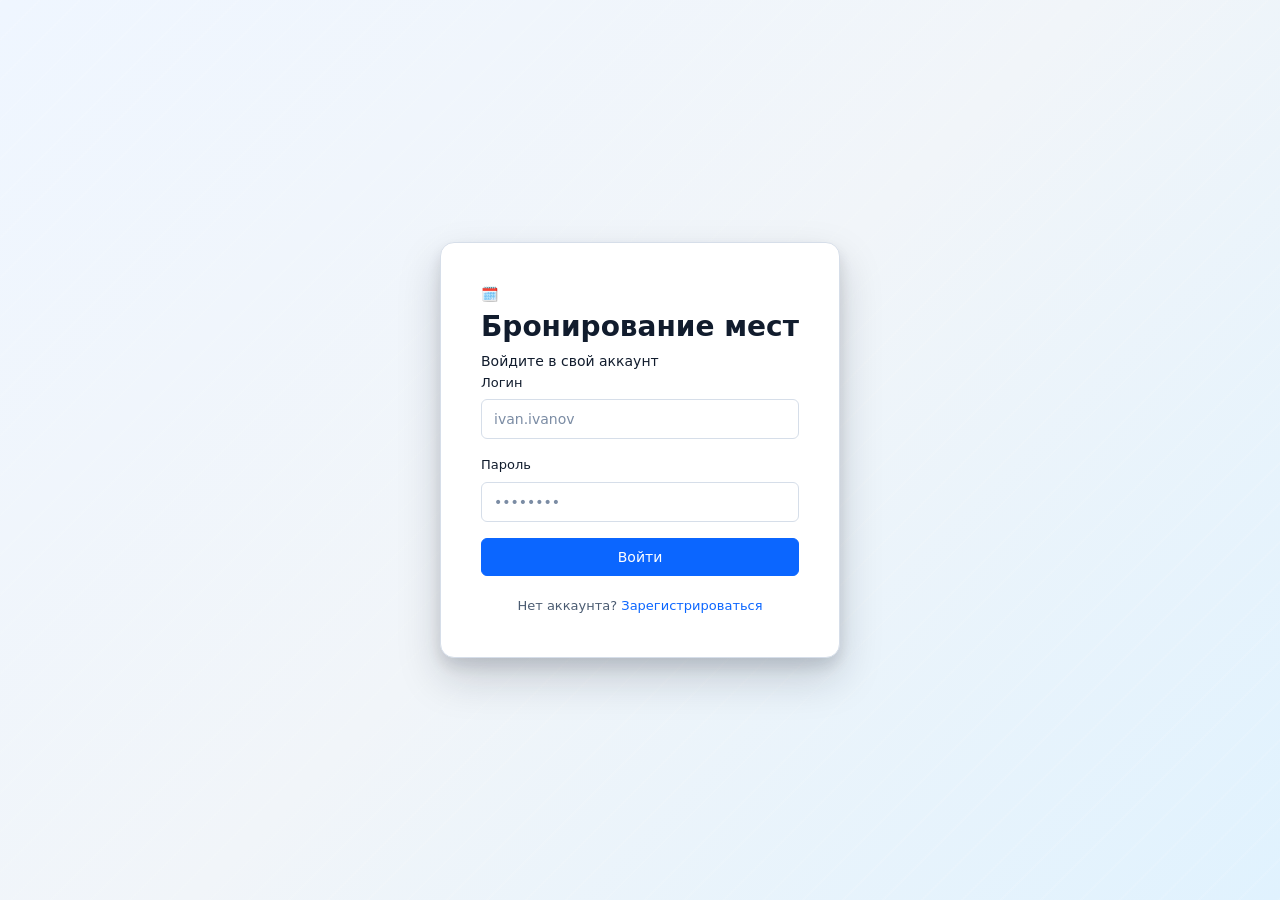
<file: frontend/client/login.html>
<!doctype html>
<html lang="ru">
<head>
  <meta charset="UTF-8">
  <meta name="viewport" content="width=device-width,initial-scale=1">
  <title>Вход — Бронирование мест</title>
  <link rel="stylesheet" href="./styles.css">
</head>
<body class="auth-page">
  <div class="auth-card">
    <div class="logo">🗓️</div>
    <h1>Бронирование мест</h1>
    <p class="subtitle">Войдите в свой аккаунт</p>
    <form id="login-form" class="stack">
      <div class="field">
        <label for="username">Логин</label>
        <input id="username" type="text" placeholder="ivan.ivanov" autocomplete="username" required>
      </div>
      <div class="field">
        <label for="password">Пароль</label>
        <input id="password" type="password" placeholder="••••••••" autocomplete="current-password" required>
      </div>
      <div id="error-msg" class="error-msg hidden"></div>
      <button type="submit" class="btn btn-primary btn-block">Войти</button>
    </form>
    <p class="auth-links">Нет аккаунта? <a href="./register.html">Зарегистрироваться</a></p>
  </div>
  <script>
  const API_BASE = "http://localhost:8000";
  const form = document.getElementById("login-form");
  const errorMsg = document.getElementById("error-msg");

  function isTokenExpired(token) {
    try {
      const payload = JSON.parse(atob(token.split(".")[1]));
      return payload.exp * 1000 < Date.now();
    } catch { return true; }
  }
  const _t = localStorage.getItem("user_token");
  if (_t && !isTokenExpired(_t) && localStorage.getItem("user_username")) {
    window.location.href = "./index.html";
  } else {
    localStorage.removeItem("user_token");
    localStorage.removeItem("user_username");
  }

  form.addEventListener("submit", async (e) => {
    e.preventDefault();
    errorMsg.classList.add("hidden");
    const username = document.getElementById("username").value.trim();
    const password = document.getElementById("password").value;
    try {
      const resp = await fetch(`${API_BASE}/auth/login`, {
        method: "POST",
        headers: { "Content-Type": "application/x-www-form-urlencoded" },
        body: new URLSearchParams({ username, password }),
      });
      if (!resp.ok) {
        const body = await resp.json().catch(() => ({}));
        throw new Error(body.detail || `Ошибка ${resp.status}`);
      }
      const { access_token } = await resp.json();
      localStorage.setItem("user_token", access_token);
      localStorage.setItem("user_username", username);
      window.location.href = "./index.html";
    } catch (e) {
      errorMsg.textContent = e.message;
      errorMsg.classList.remove("hidden");
    }
  });
  </script>
</body>
</html>
</file>
<file: frontend/client/styles.css>
/* ── Tokens ── */
:root {
  --primary: #2563eb;
  --primary-hover: #1d4ed8;
  --primary-light: #eff6ff;
  --primary-border: #bfdbfe;
  --surface: #ffffff;
  --bg: #edf2f7;
  --bg-2: #f3f6fa;
  --border: #e2e8f0;
  --border-2: #cbd5e1;
  --text: #0f172a;
  --text-2: #475569;
  --text-3: #94a3b8;
  --success: #059669;
  --success-bg: #ecfdf5;
  --success-border: #a7f3d0;
  --warning: #d97706;
  --warning-bg: #fffbeb;
  --danger: #dc2626;
  --danger-bg: #fef2f2;
  --danger-border: #fecaca;
  --struct-wall: #2f343b;
  --struct-partition: #4b5563;
  --struct-door: #1f2937;
  --status-available: #16a34a;
  --status-mine: #2563eb;
  --status-occupied: #dc2626;
  --status-blocked: #d97706;
  --radius-sm: 6px;
  --radius: 10px;
  --radius-lg: 14px;
  --shadow-sm: 0 1px 2px 0 rgb(0 0 0 / .05);
  --shadow: 0 1px 3px 0 rgb(0 0 0 / .1), 0 1px 2px -1px rgb(0 0 0 / .1);
  --shadow-md: 0 4px 6px -1px rgb(0 0 0 / .1), 0 2px 4px -2px rgb(0 0 0 / .1);
  --shadow-lg: 0 10px 15px -3px rgb(0 0 0 / .1), 0 4px 6px -4px rgb(0 0 0 / .1);
  --safe-bottom: env(safe-area-inset-bottom, 0px);
}

/* ── Reset ── */
*, *::before, *::after { box-sizing: border-box; margin: 0; padding: 0; }
body {
  font-family: 'Inter', system-ui, -apple-system, sans-serif;
  font-size: 14px;
  line-height: 1.6;
  color: var(--text);
  background: var(--bg);
  -webkit-font-smoothing: antialiased;
}

/* ── Auth pages ── */
.auth-page {
  min-height: 100vh;
  display: flex;
  align-items: center;
  justify-content: center;
  background: linear-gradient(135deg, #eff6ff 0%, #f1f5f9 50%, #e0f2fe 100%);
  padding: 24px;
}

.auth-card {
  background: var(--surface);
  border-radius: var(--radius-lg);
  padding: 40px;
  width: 100%;
  max-width: 400px;
  box-shadow: var(--shadow-lg);
  border: 1px solid var(--border);
}

.auth-logo {
  display: flex;
  align-items: center;
  gap: 10px;
  margin-bottom: 28px;
}
.auth-logo-icon {
  width: 40px; height: 40px;
  background: var(--primary);
  border-radius: var(--radius);
  display: flex; align-items: center; justify-content: center;
  color: white;
  flex-shrink: 0;
}
.auth-logo-text h1 { font-size: 18px; font-weight: 700; line-height: 1.2; }
.auth-logo-text p { font-size: 12px; color: var(--text-2); margin-top: 1px; }

.auth-heading { font-size: 22px; font-weight: 700; margin-bottom: 6px; }
.auth-sub { font-size: 14px; color: var(--text-2); margin-bottom: 28px; }

.auth-links { margin-top: 20px; text-align: center; font-size: 13px; color: var(--text-2); }
.auth-links a { color: var(--primary); font-weight: 500; text-decoration: none; }
.auth-links a:hover { text-decoration: underline; }

/* ── Form elements ── */
.stack { display: flex; flex-direction: column; gap: 16px; }
.field { display: flex; flex-direction: column; gap: 6px; }
.field label { font-size: 13px; font-weight: 500; color: var(--text); }
.field input, .field select {
  height: 40px;
  padding: 0 12px;
  border: 1.5px solid var(--border);
  border-radius: var(--radius-sm);
  font-size: 14px;
  font-family: inherit;
  color: var(--text);
  background: var(--surface);
  transition: border-color .15s, box-shadow .15s;
  outline: none;
  width: 100%;
}
.field input:focus, .field select:focus {
  border-color: var(--primary);
  box-shadow: 0 0 0 3px var(--primary-light);
}
.field input::placeholder { color: var(--text-3); }
.field input[readonly] { background: var(--bg-2); cursor: default; }
.field input:disabled, .field select:disabled {
  background: var(--bg-2);
  color: var(--text-3);
  cursor: not-allowed;
}

/* ── Buttons ── */
.btn {
  display: inline-flex;
  align-items: center;
  justify-content: center;
  gap: 6px;
  padding: 0 16px;
  height: 38px;
  border-radius: var(--radius-sm);
  font-size: 14px;
  font-weight: 500;
  font-family: inherit;
  cursor: pointer;
  border: 1.5px solid transparent;
  transition: all .15s;
  white-space: nowrap;
  text-decoration: none;
}
.btn svg { flex-shrink: 0; }
.btn-primary { background: var(--primary); color: white; border-color: var(--primary); }
.btn-primary:hover:not(:disabled) { background: var(--primary-hover); border-color: var(--primary-hover); }
.btn-primary:disabled { opacity: .5; cursor: not-allowed; }
.btn-secondary {
  background: var(--surface);
  color: var(--text);
  border-color: var(--border);
}
.btn-secondary:hover:not(:disabled) { background: var(--bg); border-color: var(--border-2); }
.btn-danger { background: var(--danger-bg); color: var(--danger); border-color: var(--danger-border); }
.btn-danger:hover:not(:disabled) { background: #fee2e2; }
.btn-block { width: 100%; }
.btn-sm { height: 32px; padding: 0 12px; font-size: 13px; }
.btn-icon { width: 32px; padding: 0; }
.btn:disabled { opacity: .5; cursor: not-allowed; }

/* ── Messages ── */
.error-msg {
  padding: 10px 14px;
  background: var(--danger-bg);
  color: var(--danger);
  border: 1px solid var(--danger-border);
  border-radius: var(--radius-sm);
  font-size: 13px;
}
.success-msg {
  padding: 10px 14px;
  background: var(--success-bg);
  color: var(--success);
  border: 1px solid var(--success-border);
  border-radius: var(--radius-sm);
  font-size: 13px;
}
.hidden { display: none !important; }

/* ── App layout ── */
.app-header {
  background: var(--surface);
  border-bottom: 1px solid var(--border);
  padding: 0 32px;
  height: 64px;
  display: flex;
  align-items: center;
  justify-content: space-between;
  position: sticky;
  top: 0;
  z-index: 10;
  box-shadow: var(--shadow-sm);
}
.header-brand {
  display: flex;
  align-items: center;
  gap: 12px;
}
.header-brand-icon {
  width: 36px; height: 36px;
  background: var(--primary);
  border-radius: 9px;
  display: flex; align-items: center; justify-content: center;
  color: white;
  flex-shrink: 0;
}
.header-brand h1 { font-size: 17px; font-weight: 700; letter-spacing: -.3px; }
.header-user { display: flex; align-items: center; gap: 10px; }
.user-avatar {
  width: 34px; height: 34px;
  background: var(--primary-light);
  border: 2px solid var(--primary-border);
  border-radius: 50%;
  display: flex; align-items: center; justify-content: center;
  font-size: 12px; font-weight: 700;
  color: var(--primary);
  cursor: pointer;
  text-decoration: none;
  transition: background .15s, border-color .15s;
}
.user-avatar:hover { background: #dbeafe; border-color: var(--primary); }
.user-name { font-size: 13px; font-weight: 500; color: var(--text-2); }
.user-profile-link {
  display: flex; align-items: center; gap: 8px;
  text-decoration: none;
  border-radius: 20px;
  padding: 2px 8px 2px 2px;
  transition: background .15s;
}
.user-profile-link:hover { background: var(--bg); }
.user-profile-link:hover .user-name { color: var(--text); }
.user-profile-link:hover .user-avatar { border-color: var(--primary); }

.api-status {
  display: inline-flex;
  align-items: center;
  gap: 5px;
  padding: 4px 10px;
  border-radius: 20px;
  font-size: 12px;
  font-weight: 500;
  border: 1px solid transparent;
}
.api-ok { background: var(--success-bg); color: var(--success); border-color: var(--success-border); }
.api-err { background: var(--danger-bg); color: var(--danger); border-color: var(--danger-border); }

.page { max-width: 1100px; margin: 0 auto; padding: 28px 24px; }

/* ── Cards ── */
.card {
  background: var(--surface);
  border-radius: var(--radius);
  border: 1px solid var(--border);
  box-shadow: var(--shadow-sm);
  padding: 24px;
}
.card + .card { margin-top: 16px; }
.card-header {
  display: flex;
  align-items: center;
  justify-content: space-between;
  margin-bottom: 20px;
}
.card-title { font-size: 15px; font-weight: 600; display: flex; align-items: center; gap: 8px; }
.card-title svg { color: var(--text-3); }

/* ── Grid ── */
.grid-2 { display: grid; grid-template-columns: 1fr 1fr; gap: 16px; }
.grid-3 { display: grid; grid-template-columns: repeat(3, 1fr); gap: 16px; }
.grid-4 { display: grid; grid-template-columns: repeat(4, 1fr); gap: 16px; }

/* ── Desk grid ── */
.desk-grid { display: grid; grid-template-columns: repeat(auto-fill, minmax(190px, 1fr)); gap: 14px; }

.desk-card {
  background: var(--surface);
  border-radius: var(--radius);
  border: 2px solid var(--border);
  padding: 18px;
  display: flex;
  flex-direction: column;
  gap: 12px;
  transition: border-color .15s, box-shadow .15s, transform .15s;
  cursor: default;
}
.desk-card:hover { box-shadow: var(--shadow-md); transform: translateY(-1px); }
.desk-card.available { border-color: #86efac; }
.desk-card.available:hover { border-color: var(--success); }
.desk-card.busy { border-color: var(--danger-border); opacity: .75; }

.desk-card-header { display: flex; align-items: flex-start; justify-content: space-between; gap: 8px; }
.desk-card-title { font-size: 15px; font-weight: 700; }
.badge {
  display: inline-flex;
  align-items: center;
  gap: 4px;
  padding: 3px 8px;
  border-radius: 20px;
  font-size: 11px;
  font-weight: 600;
  white-space: nowrap;
}
.badge.available { background: var(--success-bg); color: var(--success); }
.badge.busy { background: var(--danger-bg); color: var(--danger); }
.badge.blocked { background: var(--warning-bg); color: var(--warning); border: 1px solid #fde68a; }
.badge.checked-in { background: var(--success-bg); color: var(--success); }
.badge.not-checked-in { background: var(--bg); color: var(--text-3); border: 1px solid var(--border); }

.desk-meta { display: flex; flex-direction: column; gap: 4px; }
.desk-meta-row {
  display: flex; align-items: center; gap: 6px;
  font-size: 12px; color: var(--text-2);
}
.desk-meta-row svg { color: var(--text-3); flex-shrink: 0; }

/* ── Booking list ── */
.booking-list { display: flex; flex-direction: column; gap: 10px; }
.booking-item {
  display: flex;
  align-items: center;
  justify-content: space-between;
  gap: 16px;
  padding: 14px 16px;
  background: var(--bg-2);
  border: 1px solid var(--border);
  border-radius: var(--radius);
  transition: background .15s;
}
.booking-item:hover { background: var(--surface); }
.booking-info { display: flex; flex-direction: column; gap: 3px; }
.booking-info strong { font-size: 14px; font-weight: 600; }
.booking-info span { font-size: 12px; color: var(--text-2); display: flex; align-items: center; gap: 4px; }
.booking-info span svg { color: var(--text-3); }

/* ── Messages / toasts ── */
.messages { display: flex; flex-direction: column; gap: 8px; }
.message {
  display: flex; align-items: center; gap: 10px;
  padding: 12px 14px;
  border-radius: var(--radius-sm);
  font-size: 13px;
  border: 1px solid transparent;
}
.message svg { flex-shrink: 0; }
.message.info { background: var(--primary-light); color: #1d4ed8; border-color: var(--primary-border); }
.message.success { background: var(--success-bg); color: var(--success); border-color: var(--success-border); }
.message.error { background: var(--danger-bg); color: var(--danger); border-color: var(--danger-border); }

/* ── Policy cards ── */
.policy-card {
  padding: 14px 16px;
  background: var(--bg-2);
  border: 1px solid var(--border);
  border-radius: var(--radius);
  display: flex; flex-direction: column; gap: 8px;
}
.policy-card h3 { font-size: 14px; font-weight: 600; display: flex; align-items: center; gap: 6px; }
.policy-details { display: flex; flex-direction: column; gap: 4px; }
.policy-detail-row { display: flex; align-items: center; gap: 6px; font-size: 13px; color: var(--text-2); }
.policy-detail-row svg { color: var(--text-3); }

/* ── Floor plan ── */
.floor-plan-wrapper { position: relative; display: inline-block; width: 100%; border-radius: var(--radius); overflow: hidden; border: 1px solid var(--border); }
.floor-plan-wrapper img { max-width: 100%; display: block; }

/* legacy class used by existing JS */
.floor-plan { position: relative; border-radius: var(--radius); overflow: hidden; }
.floor-plan img { max-width: 100%; display: block; }

.plan-overlay { position: absolute; inset: 0; width: 100%; height: 100%; }

/* ── SVG desk tiles ── */
#desk-svg-overlay { overflow: visible; }
.desk-tile { cursor: pointer; }
.desk-tile rect { transition: opacity .15s; }
.desk-tile.tile-mine rect,
.desk-tile.tile-mine circle                      { fill: #dbeafe; stroke: #2563eb; }
.desk-tile.tile-available rect,
.desk-tile.tile-available circle                 { fill: #dcfce7; stroke: #16a34a; }
.desk-tile.tile-available.st-meeting_room rect,
.desk-tile.tile-available.st-meeting_room circle { fill: #ede9fe; stroke: #7c3aed; }
.desk-tile.tile-available.st-call_room rect,
.desk-tile.tile-available.st-call_room circle    { fill: #cffafe; stroke: #0891b2; }
.desk-tile.tile-available.st-open_space rect,
.desk-tile.tile-available.st-open_space circle   { fill: #ecfccb; stroke: #65a30d; }
.desk-tile.tile-available.st-lounge rect,
.desk-tile.tile-available.st-lounge circle       { fill: #fef3c7; stroke: #d97706; }
.desk-tile.tile-blocked rect,
.desk-tile.tile-blocked circle                   { fill: #fef3c7; stroke: #d97706; }
.desk-tile.tile-busy rect,
.desk-tile.tile-busy circle                      { fill: #fee2e2; stroke: #dc2626; }
.desk-tile.tile-unknown rect,
.desk-tile.tile-unknown circle                   { fill: #e2e8f0; stroke: #64748b; }
.desk-tile.highlighted rect,
.desk-tile.highlighted circle { stroke: #d97706 !important; stroke-width: 3 !important; filter: drop-shadow(0 0 4px rgba(217,119,6,.75)); }
.desk-tile.selected rect,
.desk-tile.selected circle    { stroke-width: 3 !important; filter: drop-shadow(0 0 3px rgba(0,0,0,.35)); }
.desk-tile.filtered-out        { display: none; }
.desk-tile.favorite circle,
.desk-tile.favorite rect       { stroke: #f59e0b !important; stroke-width: 2 !important; }

/* ── Map popup ── */
.map-popup {
  position: absolute;
  background: var(--surface);
  border: 1px solid var(--border);
  border-radius: var(--radius);
  padding: 14px 16px;
  box-shadow: var(--shadow-lg);
  z-index: 30;
  min-width: 200px;
  max-width: 260px;
  pointer-events: auto;
}
.map-popup-title { font-size: 14px; font-weight: 700; margin-bottom: 4px; padding-right: 20px; }
.map-popup-meta { font-size: 12px; color: var(--text-2); margin-bottom: 12px; line-height: 1.6; }
.map-popup-meta strong { color: var(--text); }
.map-popup-close {
  position: absolute; top: 10px; right: 10px;
  width: 20px; height: 20px;
  display: flex; align-items: center; justify-content: center;
  cursor: pointer; color: var(--text-3); border-radius: 4px;
  transition: background .1s;
}
.map-popup-close:hover { background: var(--bg); color: var(--text); }

/* ── Empty state ── */
.empty {
  display: flex; flex-direction: column; align-items: center; justify-content: center;
  gap: 8px;
  padding: 40px 16px;
  color: var(--text-3);
  font-size: 13px;
  text-align: center;
}
.empty svg { color: var(--border-2); }

/* ── Divider ── */
.divider { height: 1px; background: var(--border); margin: 20px 0; }

/* ── Colleague list ── */
.colleague-list { display: flex; flex-direction: column; gap: 8px; }
.colleagues-window {
  font-size: 11px;
  font-weight: 600;
  color: var(--text-2);
  background: var(--bg-2);
  border: 1px solid var(--border);
  border-radius: var(--radius-sm);
  padding: 7px 10px;
}
.colleague-item {
  display: flex; align-items: center; gap: 12px;
  padding: 10px 14px;
  background: var(--bg-2);
  border: 1px solid var(--border);
  border-radius: var(--radius-sm);
  transition: background .15s;
}
.colleague-item:hover { background: var(--surface); }
.colleague-item.is-me { border-color: var(--primary-border); background: var(--primary-light); }
.colleague-avatar {
  width: 32px; height: 32px; border-radius: 50%;
  background: var(--primary-light); border: 1.5px solid var(--primary-border);
  display: flex; align-items: center; justify-content: center;
  font-size: 11px; font-weight: 700; color: var(--primary); flex-shrink: 0;
}
.colleague-item.is-me .colleague-avatar { background: var(--primary); color: white; border-color: var(--primary); }
.colleague-info { flex: 1; min-width: 0; }
.colleague-name { font-size: 13px; font-weight: 600; }
.colleague-desk { font-size: 12px; color: var(--text-2); margin-top: 1px; white-space: nowrap; overflow: hidden; text-overflow: ellipsis; }
.colleague-time { font-size: 12px; color: var(--text-3); flex-shrink: 0; font-variant-numeric: tabular-nums; }
.colleague-profile-btn { flex-shrink: 0; background: none; border: none; cursor: pointer; font-size: 16px; padding: 2px 4px; border-radius: 6px; opacity: 0.55; transition: opacity .15s; }
.colleague-profile-btn:hover { opacity: 1; background: var(--border); }
.colleague-me-tag   { font-size: 10px; font-weight: 600; color: var(--primary); background: white; border: 1px solid var(--primary-border); border-radius: 10px; padding: 1px 6px; margin-left: 4px; }
.colleague-team-tag { font-size: 10px; font-weight: 600; color: #7c3aed; background: #f5f3ff; border: 1px solid #ddd6fe; border-radius: 10px; padding: 1px 6px; margin-left: 4px; }
.search-team-badge  { font-size: 10px; font-weight: 600; color: #7c3aed; background: #f5f3ff; border: 1px solid #ddd6fe; border-radius: 10px; padding: 1px 6px; margin-left: 6px; vertical-align: middle; }
.search-result-avatar.is-team { background: #7c3aed; }

/* ── Profile page ── */
.profile-hero { text-align: center; padding: 32px 0 24px; }
.profile-avatar-lg {
  width: 72px; height: 72px; border-radius: 50%;
  background: var(--primary-light); border: 3px solid var(--primary-border);
  display: flex; align-items: center; justify-content: center;
  font-size: 26px; font-weight: 700; color: var(--primary);
  margin: 0 auto 14px;
}
.profile-name {
  font-size: 22px; font-weight: 700;
  display: flex; align-items: center; justify-content: center; gap: 10px; flex-wrap: wrap;
}
.profile-sub { font-size: 14px; color: var(--text-2); margin-top: 4px; }

/* Status badge */
.status-badge {
  display: inline-flex; align-items: center; gap: 5px;
  padding: 3px 10px; border-radius: 20px;
  font-size: 12px; font-weight: 600; white-space: nowrap;
  border: 1px solid transparent;
}
.status-badge::before {
  content: ""; display: inline-block;
  width: 7px; height: 7px; border-radius: 50%;
  background: currentColor; opacity: .7;
}
.status-available { background: var(--success-bg); color: var(--success); border-color: var(--success-border); }
.status-busy { background: var(--danger-bg); color: var(--danger); border-color: var(--danger-border); }
.status-away { background: var(--warning-bg); color: var(--warning); border-color: #fde68a; }

/* Profile edit form */
.profile-form {
  display: grid;
  grid-template-columns: 1fr 1fr;
  gap: 16px;
}
.profile-form .field-full { grid-column: 1 / -1; }

/* Colleague card in map popup */
.colleague-card {
  margin-top: 12px;
  padding: 12px;
  background: var(--bg-2);
  border: 1px solid var(--border);
  border-radius: 8px;
  display: flex;
  align-items: flex-start;
  gap: 10px;
}
.colleague-card-avatar {
  width: 40px; height: 40px; border-radius: 50%;
  background: var(--primary); color: white;
  display: flex; align-items: center; justify-content: center;
  font-size: 13px; font-weight: 700;
  flex-shrink: 0;
}
.colleague-card-info { flex: 1; min-width: 0; display: flex; flex-direction: column; gap: 2px; }
.colleague-card-name { font-size: 13px; font-weight: 600; color: var(--text); }
.colleague-card-row { font-size: 12px; color: var(--text-2); white-space: nowrap; overflow: hidden; text-overflow: ellipsis; }

/* ── Highlighted desk tile (pulse animation) ── */
@keyframes pulse-highlight {
  0%, 100% { opacity: 1; }
  50%       { opacity: 0.75; }
}
.desk-tile.highlighted { animation: pulse-highlight 1.5s ease-in-out infinite; }

/* ── Sims-style colleague plumbob (HTML overlay) ── */
.colleague-plumbob {
  position: absolute;
  transform: translateX(-50%) translateY(-100%);
  pointer-events: none;
  z-index: 150;
  display: flex;
  flex-direction: column;
  align-items: center;
  gap: 0;
}
.plumbob-name {
  background: rgba(255,255,255,0.93);
  border: 1.5px solid #16a34a;
  color: #14532d;
  font-size: 11px;
  font-weight: 700;
  padding: 2px 8px;
  border-radius: 5px;
  white-space: nowrap;
  box-shadow: 0 1px 4px rgba(0,0,0,0.18);
  margin-bottom: 3px;
}
.plumbob-gem {
  width: 24px;
  height: 30px;
  clip-path: polygon(50% 0%, 100% 42%, 50% 100%, 0% 42%);
  background: linear-gradient(160deg, #4ade80 0%, #22c55e 45%, #15803d 100%);
  filter: drop-shadow(0 2px 6px rgba(22,163,74,0.65));
  animation: plumbob-bob 1.6s ease-in-out infinite;
}
.plumbob-connector {
  width: 2px;
  height: 14px;
  background: repeating-linear-gradient(to bottom, #16a34a 0 4px, transparent 4px 8px);
  opacity: 0.7;
}
@keyframes plumbob-bob {
  0%, 100% { transform: translateY(0px); }
  50%       { transform: translateY(-9px); }
}
/* allow SVG content to render outside viewBox */
#desk-svg-overlay,
#inline-floor-svg { overflow: visible !important; }

/* SVG-embedded colleague pulse ring */
@keyframes colleague-pulse {
  0%   { transform: scale(1);   opacity: 0.85; }
  70%  { transform: scale(2.4); opacity: 0.15; }
  100% { transform: scale(2.4); opacity: 0; }
}
.colleague-pulse-ring {
  transform-box: fill-box;
  transform-origin: center;
  animation: colleague-pulse 1.4s ease-out infinite;
}

.desk-search-arrow {
  pointer-events: none;
}

.desk-search-arrow line {
  stroke: #0b66ff;
  stroke-width: 2.2;
  stroke-linecap: round;
  filter: drop-shadow(0 0 4px rgb(11 102 255 / 0.42));
}

.desk-search-arrow polygon {
  fill: #0b66ff;
  stroke: #ffffff;
  stroke-width: 1.3;
  filter: drop-shadow(0 0 5px rgb(11 102 255 / 0.36));
}

.desk-search-arrow circle {
  fill: #ffffff;
  stroke: #0b66ff;
  stroke-width: 1.8;
  transform-box: fill-box;
  transform-origin: center;
  animation: desk-arrow-ring 1.15s ease-in-out infinite;
}

@keyframes desk-arrow-ring {
  0%, 100% { transform: scale(1); opacity: 1; }
  50% { transform: scale(1.34); opacity: .48; }
}

/* ── Favorite tile — gold border ── */
.desk-tile.favorite rect { stroke: #f59e0b !important; stroke-width: 2 !important; }

/* ── Active colleague item ── */
.colleague-item.active-colleague {
  background: var(--primary-light);
  border-color: var(--primary-border);
}

.floor-place-list { display: flex; flex-direction: column; gap: 8px; }
.floor-place-item {
  display: flex;
  align-items: center;
  justify-content: space-between;
  gap: 10px;
  padding: 10px 12px;
  border: 1px solid var(--border);
  border-radius: var(--radius-sm);
  background: var(--bg-2);
  cursor: pointer;
  transition: background .14s, border-color .14s;
}
.floor-place-item:hover { background: var(--surface); }
.floor-place-item.active-place {
  background: var(--primary-light);
  border-color: var(--primary-border);
}
.floor-place-main { min-width: 0; flex: 1; }
.floor-place-title {
  font-size: 13px;
  font-weight: 600;
  color: var(--text);
  white-space: nowrap;
  overflow: hidden;
  text-overflow: ellipsis;
}
.floor-place-meta {
  margin-top: 2px;
  font-size: 12px;
  color: var(--text-2);
  white-space: nowrap;
  overflow: hidden;
  text-overflow: ellipsis;
}
.place-status-badge {
  flex-shrink: 0;
  border-radius: 999px;
  padding: 4px 9px;
  font-size: 11px;
  font-weight: 700;
  border: 1px solid transparent;
}
.place-status-badge.available { background: #dcfce7; color: #166534; border-color: #86efac; }
.place-status-badge.mine { background: #dbeafe; color: #1d4ed8; border-color: #93c5fd; }
.place-status-badge.occupied { background: #fee2e2; color: #b91c1c; border-color: #fca5a5; }
.place-status-badge.blocked { background: #fef3c7; color: #92400e; border-color: #fcd34d; }
.place-status-badge.unknown { background: #e2e8f0; color: #334155; border-color: #cbd5e1; }

/* ── Map workspace ── */
.map-workspace {
  display: flex;
  gap: 16px;
  align-items: flex-start;
}

.map-zoom-wrapper {
  flex: 1;
  min-width: 0;
  min-height: 0;
  overflow: hidden;
  border-radius: var(--radius);
  border: 1px solid var(--border);
  background: #e8edf4;
  position: relative;
  cursor: default;
  touch-action: none;
}

.map-zoom-content {
  position: absolute;
  inset: 0;
  transform-origin: 0 0;
  will-change: transform;
}

#inline-floor-svg {
  touch-action: none;
}

.map-controls {
  position: absolute;
  bottom: 12px;
  right: 12px;
  z-index: 20;
  display: flex;
  flex-direction: column;
  gap: 6px;
  touch-action: manipulation;
}

.map-ctrl-btn {
  width: 44px; height: 44px;
  display: flex; align-items: center; justify-content: center;
  border: 1.5px solid var(--border);
  border-radius: var(--radius-sm);
  background: var(--surface);
  color: var(--text);
  font-size: 18px; font-weight: 700;
  cursor: pointer;
  transition: background .12s, border-color .12s;
  padding: 0;
  line-height: 1;
  font-family: inherit;
  touch-action: manipulation;
}
.map-ctrl-btn:hover { background: var(--bg); border-color: var(--border-2); }
.map-ctrl-btn:focus-visible {
  outline: none;
  border-color: var(--primary);
  box-shadow: 0 0 0 3px var(--primary-light);
}
.map-ctrl-btn:disabled {
  opacity: .45;
  cursor: not-allowed;
  background: var(--bg-2);
  color: var(--text-3);
  border-color: var(--border);
}
.map-ctrl-btn.active {
  background: var(--primary-light);
  color: var(--primary);
  border-color: var(--primary-border);
}

/* ── Side panel ── */
.map-side-panel {
  width: 260px;
  flex-shrink: 0;
  border: 1px solid var(--border);
  border-radius: var(--radius);
  background: var(--surface);
  overflow-y: auto;
  max-height: 520px;
  padding: 16px;
  display: flex;
  flex-direction: column;
  gap: 10px;
}

.side-panel-header {
  display: flex;
  align-items: flex-start;
  justify-content: space-between;
  gap: 8px;
}

.side-panel-title {
  font-size: 15px;
  font-weight: 700;
  color: var(--text);
}

.side-panel-type {
  font-size: 12px;
  color: var(--text-2);
  margin-top: 2px;
}

.side-panel-meta {
  display: flex;
  align-items: center;
  gap: 6px;
  font-size: 12px;
  color: var(--text-2);
  padding: 8px 10px;
  background: var(--bg-2);
  border: 1px solid var(--border);
  border-radius: var(--radius-sm);
}

.side-panel-actions {
  margin-top: 12px;
}

/* (plan-marker.selected removed — now handled by .desk-tile.selected) */

/* ── Colleague search ── */
.search-bar {
  position: relative;
  margin-bottom: 14px;
}

.search-input-wrap {
  display: flex;
  align-items: center;
  gap: 8px;
  border: 1.5px solid var(--border);
  border-radius: var(--radius-sm);
  padding: 0 10px;
  background: var(--surface);
  transition: border-color .15s, box-shadow .15s;
}
.search-input-wrap:focus-within {
  border-color: var(--primary);
  box-shadow: 0 0 0 3px var(--primary-light);
}

#colleague-search {
  flex: 1;
  height: 36px;
  border: none;
  outline: none;
  font-size: 13px;
  font-family: inherit;
  color: var(--text);
  background: transparent;
}
#colleague-search::placeholder { color: var(--text-3); }

.search-clear-btn {
  background: none;
  border: none;
  cursor: pointer;
  color: var(--text-3);
  font-size: 14px;
  padding: 2px 4px;
  border-radius: 4px;
  line-height: 1;
  transition: color .12s;
}
.search-clear-btn:hover { color: var(--text); }

.search-dropdown {
  position: absolute;
  top: calc(100% + 4px);
  left: 0; right: 0;
  background: var(--surface);
  border: 1px solid var(--border);
  border-radius: var(--radius);
  box-shadow: var(--shadow-lg);
  z-index: 100;
  overflow: hidden;
  max-height: 280px;
  overflow-y: auto;
}

.search-result-item {
  display: flex;
  align-items: flex-start;
  gap: 10px;
  padding: 10px 14px;
  cursor: pointer;
  transition: background .12s;
  border-bottom: 1px solid var(--border);
}
.search-result-item:last-child { border-bottom: none; }
.search-result-item:hover { background: var(--bg); }

.search-result-avatar {
  width: 32px; height: 32px; border-radius: 50%;
  background: var(--primary-light); border: 1.5px solid var(--primary-border);
  display: flex; align-items: center; justify-content: center;
  font-size: 11px; font-weight: 700; color: var(--primary); flex-shrink: 0;
}

.search-result-info { flex: 1; min-width: 0; }
.search-result-name { font-size: 13px; font-weight: 600; color: var(--text); }
.search-result-sub  { font-size: 12px; color: var(--text-2); white-space: nowrap; overflow: hidden; text-overflow: ellipsis; }
.search-result-loc  { font-size: 11px; color: var(--primary); margin-top: 2px; white-space: nowrap; overflow: hidden; text-overflow: ellipsis; }
.search-result-loc--empty { color: var(--text-3); }
.search-goto-btn {
  flex-shrink: 0;
  padding: 4px 8px;
  font-size: 11px;
  font-weight: 600;
  border-radius: var(--radius-sm);
  border: 1px solid var(--primary-border);
  background: var(--primary-light);
  color: var(--primary);
  cursor: pointer;
  white-space: nowrap;
  transition: background .12s;
}
.search-goto-btn:hover { background: var(--primary); color: #fff; }

.search-empty {
  padding: 16px;
  text-align: center;
  font-size: 13px;
  color: var(--text-3);
}

/* ── Two-column app layout ── */
.app-layout {
  display: flex;
  flex-direction: column;
  height: calc(100dvh - 64px);
  overflow: hidden;
  padding: 14px clamp(12px, 2vw, 24px);
  gap: 10px;
  position: relative;
}

/* ── Compact params bar ── */
.params-bar {
  background: var(--surface);
  border: 1px solid var(--border);
  border-radius: var(--radius);
  box-shadow: var(--shadow-sm);
  padding: 10px 16px;
  flex-shrink: 0;
  position: relative;
  z-index: 20;
}
.params-mobile-summary {
  display: none;
  align-items: center;
  justify-content: space-between;
  gap: 10px;
}
.params-mobile-summary-text {
  font-size: 12px;
  font-weight: 600;
  color: var(--text-2);
}
.params-mobile-actions {
  display: none;
  justify-content: flex-end;
  gap: 8px;
  margin-top: 10px;
}
.params-mobile-backdrop {
  display: none;
  position: fixed;
  inset: 0;
  background: rgba(15, 23, 42, 0.36);
  z-index: 19;
}
.params-row {
  display: flex;
  align-items: flex-end;
  gap: 10px;
}
.param-field {
  display: flex;
  flex-direction: column;
  gap: 3px;
  min-width: 0;
}
.param-field label {
  font-size: 11px;
  font-weight: 500;
  color: var(--text-2);
  white-space: nowrap;
}
.param-field select,
.param-field input[type="date"],
.param-field input[type="time"] {
  height: 34px;
  padding: 0 10px;
  border: 1.5px solid var(--border);
  border-radius: var(--radius-sm);
  font-size: 13px;
  font-family: inherit;
  color: var(--text);
  background: var(--surface);
  outline: none;
  transition: border-color .15s;
  width: 100%;
  min-width: 0;
  box-sizing: border-box;
}

.param-field input[type="time"] {
  min-width: 132px;
  padding-right: 34px;
}
.param-field select:focus,
.param-field input[type="date"]:focus,
.param-field input[type="time"]:focus {
  border-color: var(--primary);
  box-shadow: 0 0 0 2px var(--primary-light);
}
.param-field.param-office { flex: 2.5; }
.param-field.param-floor  { flex: 2; }
.param-field.param-date   { flex: 1.8; }
.param-field.param-time   { flex: 1.35; }
.param-field.param-quick  { flex: 1.9; }
.params-actions {
  display: flex;
  align-items: flex-end;
  gap: 6px;
  flex-shrink: 0;
}

.quick-date-chips {
  height: 34px;
  display: grid;
  grid-template-columns: repeat(3, minmax(0, 1fr));
  gap: 6px;
}

.quick-date-chip {
  border: 1.5px solid var(--border);
  border-radius: var(--radius-sm);
  background: var(--surface);
  color: var(--text-2);
  font-size: 12px;
  font-weight: 600;
  font-family: inherit;
  cursor: pointer;
}

.quick-date-chip:hover {
  background: var(--bg-2);
  border-color: var(--border-2);
  color: var(--text);
}

.quick-date-chip.active {
  background: var(--primary-light);
  border-color: var(--primary-border);
  color: var(--primary);
}

.sheet-mini-summary {
  display: none;
  align-items: center;
  justify-content: space-between;
  gap: 8px;
  padding: 8px 12px;
  margin: 4px 10px 8px;
  border: 1px solid var(--border);
  border-radius: var(--radius-sm);
  background: var(--bg-2);
  color: var(--text-2);
  font-size: 12px;
  font-weight: 600;
}

/* ── Main two-column layout ── */
.main-layout {
  flex: 1;
  display: flex;
  gap: 14px;
  min-height: 0;
}
.map-column {
  flex: 7;
  display: flex;
  flex-direction: column;
  min-height: 0;
  min-width: 0;
}
.map-column .card {
  flex: 1;
  display: flex;
  flex-direction: column;
  min-height: 0;
  margin: 0;
}
.map-column .card .card-header    { flex-shrink: 0; margin-bottom: 10px; }
.map-column .card .search-bar     { flex-shrink: 0; }
.map-column .card .map-legend     { flex-shrink: 0; }
.map-column .card .filter-chip-row { flex-shrink: 0; }
.map-column .map-zoom-wrapper     { flex: 1; min-height: 0; min-width: 0; }

/* Frame is sized by fitFloorPlan; image fills it via CSS (browser handles scaling) */
#map-image-frame {
  position: absolute;
  display: none;
}
#floor-plan-image {
  display: block;
  width: 100%;
  height: auto;
  max-width: none;
}

/* Zoom level indicator */
.zoom-indicator {
  font-size: 12px;
  font-weight: 600;
  color: var(--text-2);
  background: var(--surface);
  border: 1.5px solid var(--border);
  border-radius: var(--radius-sm);
  padding: 0 9px;
  height: 36px;
  display: flex;
  align-items: center;
  font-variant-numeric: tabular-nums;
  white-space: nowrap;
  user-select: none;
  pointer-events: none;
}

.panel-column {
  flex: 3;
  display: flex;
  flex-direction: column;
  gap: 10px;
  min-height: 0;
  min-width: 0;
}

/* ── Desk detail card (right panel) ── */
.desk-detail-card {
  flex-shrink: 0;
  padding: 14px 16px;
}

/* ── Panel tabs card ── */
.panel-card {
  background: var(--surface);
  border: 1px solid var(--border);
  border-radius: var(--radius);
  box-shadow: var(--shadow-sm);
  display: flex;
  flex-direction: column;
  flex: 1;
  min-height: 0;
  overflow: hidden;
}
.panel-tabs {
  display: flex;
  border-bottom: 1px solid var(--border);
  flex-shrink: 0;
  background: var(--bg-2);
}
.panel-tab-btn {
  flex: 1;
  display: flex;
  align-items: center;
  justify-content: center;
  gap: 5px;
  padding: 10px 8px;
  font-size: 12px;
  font-weight: 500;
  font-family: inherit;
  cursor: pointer;
  border: none;
  background: transparent;
  color: var(--text-2);
  border-bottom: 2px solid transparent;
  transition: color .15s, background .15s;
  margin-bottom: -1px;
}
.panel-tab-btn svg { flex-shrink: 0; }
.panel-tab-btn:hover { background: var(--bg); color: var(--text); }
.panel-tab-btn.active {
  color: var(--primary);
  border-bottom-color: var(--primary);
  background: var(--surface);
  font-weight: 600;
}
.panel-tab-content {
  flex: 1;
  overflow-y: auto;
  padding: 12px;
  min-height: 0;
}

/* ── Toast container ── */
.messages-toast {
  position: fixed;
  top: 76px;
  right: 16px;
  z-index: 300;
  display: flex;
  flex-direction: column;
  gap: 6px;
  pointer-events: none;
  width: 340px;
  max-width: calc(100vw - 32px);
}

/* ── Toast item ── */
.messages-toast .message {
  pointer-events: auto;
  box-shadow: var(--shadow-lg);
  position: relative;
  overflow: hidden;
  display: flex;
  align-items: flex-start;
  gap: 8px;
  padding: 11px 36px 15px 14px; /* right space for close btn, bottom for bar */
  border-radius: var(--radius-sm);
  font-size: 13px;
  line-height: 1.5;
  border: 1px solid transparent;
  transition: opacity .22s ease, transform .22s ease;
}
.toast-text { flex: 1; }
.toast-close {
  position: absolute;
  top: 8px; right: 8px;
  width: 20px; height: 20px;
  display: flex; align-items: center; justify-content: center;
  background: none;
  border: none;
  cursor: pointer;
  font-size: 11px;
  color: currentColor;
  opacity: .5;
  border-radius: 4px;
  line-height: 1;
  transition: opacity .12s;
  flex-shrink: 0;
}
.toast-close:hover { opacity: 1; }

/* Progress bar */
.toast-bar {
  position: absolute;
  bottom: 0; left: 0; right: 0;
  height: 3px;
  background: currentColor;
  opacity: .25;
  transform-origin: left center;
  animation: toast-bar-shrink linear forwards;
}
@keyframes toast-bar-shrink {
  from { transform: scaleX(1); }
  to   { transform: scaleX(0); }
}

/* ── Bell button ── */
.notif-bell {
  position: relative;
  width: 36px; height: 36px;
  display: flex; align-items: center; justify-content: center;
  border: 1.5px solid var(--border);
  border-radius: 9px;
  background: var(--surface);
  color: var(--text-2);
  cursor: pointer;
  transition: background .15s, border-color .15s, color .15s;
  flex-shrink: 0;
}
.notif-bell:hover { background: var(--bg); border-color: var(--border-2); color: var(--text); }
.notif-bell.has-unread { border-color: var(--primary-border); color: var(--primary); background: var(--primary-light); }

.notif-badge {
  position: absolute;
  top: -5px; right: -5px;
  min-width: 17px; height: 17px;
  background: var(--danger);
  color: white;
  font-size: 10px; font-weight: 700;
  border-radius: 10px;
  display: flex; align-items: center; justify-content: center;
  padding: 0 4px;
  border: 2px solid var(--surface);
  line-height: 1;
  pointer-events: none;
}

/* ── Notification drawer backdrop ── */
.notif-backdrop {
  position: fixed;
  inset: 0;
  background: rgba(0,0,0,.2);
  z-index: 198;
  opacity: 0;
  pointer-events: none;
  transition: opacity .25s;
}
.notif-backdrop.open { opacity: 1; pointer-events: auto; }

/* ── Notification drawer ── */
.notif-drawer {
  position: fixed;
  top: 0; right: 0;
  width: 380px;
  max-width: 100vw;
  height: 100vh;
  background: var(--surface);
  border-left: 1px solid var(--border);
  box-shadow: -8px 0 32px rgba(0,0,0,.1);
  z-index: 199;
  display: flex;
  flex-direction: column;
  transform: translateX(100%);
  transition: transform .25s ease;
}
.notif-drawer.open { transform: translateX(0); }

.notif-drawer-header {
  display: flex;
  align-items: center;
  justify-content: space-between;
  padding: 16px 20px;
  border-bottom: 1px solid var(--border);
  flex-shrink: 0;
  min-height: 64px;
}
.notif-drawer-title {
  font-size: 15px; font-weight: 600;
  display: flex; align-items: center; gap: 8px;
  color: var(--text);
}
.notif-close-btn {
  width: 30px; height: 30px;
  display: flex; align-items: center; justify-content: center;
  border: 1.5px solid var(--border);
  border-radius: var(--radius-sm);
  background: var(--surface);
  color: var(--text-2);
  cursor: pointer;
  transition: background .12s, color .12s;
}
.notif-close-btn:hover { background: var(--bg); color: var(--text); }

.notif-drawer-body {
  flex: 1;
  overflow-y: auto;
  padding: 8px 0;
}

/* ── Notification history items ── */
.notif-item {
  display: flex;
  align-items: flex-start;
  gap: 10px;
  padding: 12px 20px;
  border-bottom: 1px solid var(--border);
  transition: background .12s;
}
.notif-item:last-child { border-bottom: none; }
.notif-item:hover { background: var(--bg); }
.notif-item.is-read { opacity: .6; }

.notif-item-dot {
  flex-shrink: 0;
  width: 8px; height: 8px;
  border-radius: 50%;
  margin-top: 5px;
}
.notif-item-info    .notif-item-dot { background: var(--primary); }
.notif-item-success .notif-item-dot { background: var(--success); }
.notif-item-error   .notif-item-dot { background: var(--danger); }

.notif-item-text {
  flex: 1;
  font-size: 13px;
  line-height: 1.5;
  color: var(--text);
}
.notif-item-time {
  font-size: 11px;
  color: var(--text-3);
  white-space: nowrap;
  flex-shrink: 0;
  margin-top: 2px;
}

/* ── Sheet handle (mobile only) ── */
.sheet-handle {
  display: none;
  width: 36px;
  height: 4px;
  background: var(--border-2);
  border-radius: 2px;
  margin: 10px auto 6px;
  flex-shrink: 0;
}

/* ── Mobile sheet toggle button ── */
.sheet-toggle-btn {
  position: fixed;
  bottom: 20px;
  right: 20px;
  width: 48px;
  height: 48px;
  border-radius: 50%;
  background: var(--primary);
  color: white;
  border: none;
  box-shadow: var(--shadow-lg);
  cursor: pointer;
  z-index: 55;
  display: none;
  align-items: center;
  justify-content: center;
  transition: background .15s;
}
.sheet-toggle-btn:hover { background: var(--primary-hover); }
.sheet-toggle-btn.sheet-open { background: #374151; }

/* ── Map legend ── */
.map-legend {
  display: flex;
  flex-wrap: wrap;
  gap: 6px 12px;
  padding: 6px 16px;
  border-bottom: 1px solid var(--border);
  background: var(--bg-2);
}
.legend-item {
  display: flex;
  align-items: center;
  gap: 5px;
  font-size: 11px;
  color: var(--text-2);
  white-space: nowrap;
}
.legend-dot {
  width: 10px;
  height: 10px;
  border-radius: 50%;
  flex-shrink: 0;
}

.map-status-legend {
  display: flex;
  flex-wrap: wrap;
  gap: 6px 12px;
  padding: 6px 16px;
  border-bottom: 1px solid var(--border);
  background: var(--bg-2);
}

.legend-dot.status-available { background: var(--status-available); }
.legend-dot.status-mine { background: var(--status-mine); }
.legend-dot.status-occupied { background: var(--status-occupied); }
.legend-dot.status-blocked { background: var(--status-blocked); }

.time-window-indicator {
  padding: 8px 16px;
  border-bottom: 1px solid var(--border);
  background: var(--bg-2);
  color: var(--text-2);
  font-size: 12px;
  font-weight: 600;
}

/* ── Profile modal ── */
.profile-modal-overlay {
  position: fixed;
  inset: 0;
  background: rgba(0,0,0,.35);
  z-index: 400;
  display: flex;
  align-items: center;
  justify-content: center;
  opacity: 0;
  transition: opacity .2s;
}
.profile-modal-overlay.open { opacity: 1; }
.profile-modal {
  background: var(--surface);
  border: 1px solid var(--border);
  border-radius: var(--radius-lg);
  width: 340px;
  max-width: calc(100vw - 32px);
  box-shadow: 0 8px 40px rgba(0,0,0,.18);
  overflow: hidden;
  transform: scale(.95);
  transition: transform .2s;
}
.profile-modal-overlay.open .profile-modal { transform: scale(1); }
.profile-modal-header {
  display: flex;
  align-items: center;
  justify-content: space-between;
  padding: 14px 16px;
  border-bottom: 1px solid var(--border);
}
.profile-modal-title {
  font-size: 14px;
  font-weight: 600;
  color: var(--text);
}
.profile-modal-body { padding: 20px 16px; }
.profile-modal-hero {
  display: flex;
  align-items: center;
  gap: 14px;
  margin-bottom: 4px;
}
.profile-modal-avatar {
  width: 52px;
  height: 52px;
  border-radius: 50%;
  background: var(--primary-light);
  color: var(--primary);
  font-size: 18px;
  font-weight: 700;
  display: flex;
  align-items: center;
  justify-content: center;
  flex-shrink: 0;
  border: 2px solid var(--primary-border);
}
.profile-modal-name {
  font-size: 15px;
  font-weight: 600;
  color: var(--text);
}
.profile-modal-sub {
  font-size: 12px;
  color: var(--text-2);
  margin-top: 2px;
}
.profile-modal-row {
  display: flex;
  align-items: center;
  gap: 8px;
  font-size: 13px;
  color: var(--text-2);
  margin-top: 10px;
}
.profile-modal-row a { color: var(--primary); text-decoration: none; }
.profile-modal-row a:hover { text-decoration: underline; }
.profile-find-btn {
  display: flex; align-items: center; gap: 6px;
  margin-top: 14px; width: 100%;
  padding: 8px 14px; border-radius: 8px;
  background: var(--primary); color: #fff; border: none;
  font-size: 13px; font-weight: 600; cursor: pointer;
  transition: background .15s;
}
.profile-find-btn:hover:not(:disabled) { background: var(--primary-hover, #0052cc); }
.profile-find-btn:disabled { opacity: 0.6; cursor: default; }

/* ── Responsive ── */
@media (max-width: 767px) {
  html, body { overflow-x: hidden; }
  .grid-4 { grid-template-columns: 1fr 1fr; }
  .grid-3 { grid-template-columns: 1fr 1fr; }
  .profile-form { grid-template-columns: 1fr; }
  .map-workspace { flex-direction: column; }
  .map-side-panel { width: 100%; max-height: 300px; }
  .user-name { display: none; }

  .app-header { padding: 0 12px; }
  .page { padding: 16px 12px; }

  .app-layout {
    min-height: calc(100dvh - 64px);
    height: auto;
    overflow: visible;
    padding: 10px 10px calc(72px + var(--safe-bottom));
  }

  .params-mobile-summary { display: flex; }
  .params-row,
  .params-mobile-actions { display: none; }

  .app-layout.params-sheet-open .params-mobile-backdrop {
    display: block;
  }
  .app-layout.params-sheet-open .params-bar {
    position: fixed;
    left: 10px;
    right: 10px;
    bottom: calc(10px + var(--safe-bottom));
    z-index: 30;
    border-radius: 14px;
    box-shadow: 0 10px 32px rgba(15, 23, 42, 0.2);
  }
  .app-layout.params-sheet-open .params-row {
    display: grid;
    grid-template-columns: repeat(2, minmax(0, 1fr));
    gap: 8px;
    align-items: end;
    margin-top: 10px;
  }
  .app-layout.params-sheet-open .params-mobile-actions {
    display: flex;
  }
  .app-layout.params-sheet-open .param-field.param-office { grid-column: 1; }
  .app-layout.params-sheet-open .param-field.param-floor  { grid-column: 2; }
  .app-layout.params-sheet-open .param-field.param-date   { grid-column: 1 / -1; }
  .app-layout.params-sheet-open .param-field.param-time   { grid-column: span 1; }
  .app-layout.params-sheet-open .param-field.param-quick  { grid-column: 1 / -1; }
  .app-layout.params-sheet-open .param-field input[type="time"],
  .app-layout.params-sheet-open .param-field input[type="date"],
  .app-layout.params-sheet-open .param-field select {
    min-width: 0;
    width: 100%;
    min-height: 44px;
    font-size: 16px;
  }
  .app-layout.params-sheet-open .params-actions {
    grid-column: 1 / -1;
    width: 100%;
    justify-content: flex-start;
  }

  .main-layout { flex-direction: column; }
  .map-column { flex: none; }
  .map-column .card { flex: none; }
  .map-column .map-zoom-wrapper {
    flex: none;
    min-height: min(62dvh, 560px);
    max-height: min(70dvh, 700px);
  }

  .filter-chip-row {
    position: sticky;
    top: 0;
    z-index: 12;
    padding: 8px 10px;
  }

  .map-controls {
    right: 10px;
    bottom: 10px;
  }

  .panel-column {
    position: fixed;
    bottom: 0;
    left: 0;
    right: 0;
    height: min(82dvh, 680px);
    z-index: 50;
    background: var(--surface);
    border-radius: 16px 16px 0 0;
    box-shadow: 0 -6px 24px rgba(15, 23, 42, 0.2);
    overflow-y: auto;
    padding: 0;
    gap: 0;
    flex: none;
    transition: transform .2s ease;
    touch-action: pan-y;
  }
  .panel-column.sheet-collapsed {
    transform: translateY(calc(100% - 78px));
  }
  .panel-column.sheet-half {
    transform: translateY(44%);
  }
  .panel-column.sheet-full {
    transform: translateY(0);
  }
  .panel-column.sheet-collapsed .desk-detail-card,
  .panel-column.sheet-collapsed .panel-card {
    display: none;
  }
  .panel-column.sheet-collapsed .sheet-mini-summary,
  .panel-column.sheet-half .sheet-mini-summary {
    display: flex;
  }
  .panel-column.sheet-full .sheet-mini-summary {
    display: none;
  }

  .sheet-handle {
    display: block;
    touch-action: none;
  }
  .sheet-toggle-btn {
    display: flex;
    bottom: calc(18px + var(--safe-bottom));
    right: 16px;
  }
  .desk-detail-card {
    border-radius: 0;
    border-left: none;
    border-right: none;
    border-top: none;
    margin: 0;
  }
  .panel-card {
    border-radius: 0;
    box-shadow: none;
    border-left: none;
    border-right: none;
    border-bottom: none;
    flex: none;
  }
  .side-panel-actions {
    position: sticky;
    bottom: -1px;
    background: var(--surface);
    padding-top: 10px;
    border-top: 1px solid var(--border);
  }

  .notif-drawer { width: 100vw; }
  .messages-toast { width: calc(100vw - 20px); right: 10px; top: 72px; }
}

@media (max-width: 359px) {
  .params-mobile-summary-text { font-size: 11px; }
  .map-ctrl-btn { width: 42px; height: 42px; font-size: 17px; }
  .zoom-indicator { font-size: 11px; height: 34px; }
  .sheet-toggle-btn { width: 46px; height: 46px; }
}

@media (min-width: 360px) and (max-width: 479px) {
  .app-layout.params-sheet-open .params-row {
    grid-template-columns: 1fr;
  }
  .app-layout.params-sheet-open .param-field.param-office,
  .app-layout.params-sheet-open .param-field.param-floor,
  .app-layout.params-sheet-open .param-field.param-date,
  .app-layout.params-sheet-open .param-field.param-time,
  .app-layout.params-sheet-open .param-field.param-quick {
    grid-column: 1;
  }
  .param-field select,
  .param-field input[type="date"],
  .param-field input[type="time"] {
    min-height: 40px;
    font-size: 16px;
  }
}

@media (min-width: 480px) and (max-width: 767px) {
  .app-layout.params-sheet-open .params-row {
    grid-template-columns: repeat(2, minmax(0, 1fr));
  }
  .app-layout.params-sheet-open .params-actions .btn {
    min-height: 38px;
  }
}

@media (min-width: 768px) and (max-width: 1023px) {
  .app-layout {
    padding: 12px 14px;
  }
  .main-layout {
    gap: 10px;
  }
  .map-column { flex: 6.5; }
  .panel-column { flex: 3.5; }
  .map-controls {
    right: 10px;
    bottom: 10px;
  }
  .map-ctrl-btn {
    width: 40px;
    height: 40px;
    font-size: 17px;
  }
  .zoom-indicator {
    height: 34px;
    font-size: 11px;
  }
  .params-mobile-summary,
  .params-mobile-actions,
  .params-mobile-backdrop,
  .sheet-mini-summary,
  .sheet-toggle-btn {
    display: none !important;
  }
  .panel-column {
    position: static;
    transform: none !important;
    height: auto;
    box-shadow: none;
  }
}

/* ── Unified filter chips ── */
.filter-chip-row {
  display: flex;
  align-items: center;
  gap: 6px;
  padding: 6px 16px;
  border-bottom: 1px solid var(--border);
  background: var(--bg-2);
  flex-shrink: 0;
  overflow-x: auto;
  scrollbar-width: thin;
}

.filter-chip-row::-webkit-scrollbar {
  height: 6px;
}

.filter-chip-row::-webkit-scrollbar-thumb {
  background: #cbd5e1;
  border-radius: 999px;
}

.filter-chip {
  display: inline-flex;
  align-items: center;
  gap: 5px;
  padding: 6px 11px;
  border-radius: 20px;
  font-size: 12px;
  font-weight: 600;
  font-family: inherit;
  cursor: pointer;
  border: 1.5px solid var(--border);
  background: var(--surface);
  color: var(--text-2);
  transition: background .12s, border-color .12s, color .12s;
  white-space: nowrap;
}
.filter-chip:hover { background: var(--bg); border-color: var(--border-2); color: var(--text); }
.filter-chip.active {
  color: white;
  border-color: transparent;
}
.filter-chip-dot {
  width: 7px;
  height: 7px;
  border-radius: 50%;
  flex-shrink: 0;
}

.filter-chip.active .filter-chip-dot { background: white !important; }

/* Filtered-out tiles: hidden */
.desk-tile.filtered-out { display: none; }

/* ── Recurring booking section ── */
.recur-section {
  margin-top: 10px;
  padding-top: 10px;
  border-top: 1px solid var(--border);
}

.recur-toggle-btn {
  display: flex;
  align-items: center;
  gap: 6px;
  background: none;
  border: none;
  font-family: inherit;
  font-size: 12px;
  font-weight: 500;
  color: var(--text-2);
  cursor: pointer;
  padding: 0;
  transition: color .12s;
}
.recur-toggle-btn:hover { color: var(--text); }
.recur-toggle-icon {
  font-size: 10px;
  transition: transform .2s;
  display: inline-block;
}
.recur-toggle-btn.open .recur-toggle-icon { transform: rotate(90deg); }

.recur-body {
  display: none;
  margin-top: 10px;
}
.recur-body.open { display: block; }

.recur-days {
  display: flex;
  gap: 4px;
  flex-wrap: wrap;
  margin-bottom: 10px;
}

.recur-day-btn {
  width: 30px;
  height: 30px;
  border-radius: 6px;
  font-size: 11px;
  font-weight: 600;
  font-family: inherit;
  cursor: pointer;
  border: 1.5px solid var(--border);
  background: var(--surface);
  color: var(--text-2);
  display: flex;
  align-items: center;
  justify-content: center;
  transition: background .12s, border-color .12s, color .12s;
}
.recur-day-btn:hover { background: var(--bg); border-color: var(--border-2); color: var(--text); }
.recur-day-btn.active {
  background: var(--primary);
  border-color: var(--primary);
  color: white;
}

.recur-end-row {
  display: flex;
  align-items: center;
  gap: 8px;
  margin-bottom: 10px;
}
.recur-end-row label {
  font-size: 12px;
  font-weight: 500;
  color: var(--text-2);
  white-space: nowrap;
  flex-shrink: 0;
}
.recur-end-row input[type="date"] {
  flex: 1;
  height: 30px;
  padding: 0 8px;
  border: 1.5px solid var(--border);
  border-radius: var(--radius-sm);
  font-size: 12px;
  font-family: inherit;
  color: var(--text);
  background: var(--surface);
  outline: none;
  transition: border-color .15s;
  min-width: 0;
}
.recur-end-row input[type="date"]:focus {
  border-color: var(--primary);
  box-shadow: 0 0 0 2px var(--primary-light);
}

/* ── Policies accordion ── */
#policies-accordion {
  max-height: 0;
  overflow: hidden;
  transition: max-height 0.25s ease;
  flex-shrink: 0;
}
#policies-accordion.open {
  max-height: 400px;
}

/* ── Desk detail empty state ── */
.desk-detail-empty {
  display: flex;
  flex-direction: column;
  align-items: center;
  justify-content: center;
  text-align: center;
  padding: 24px 20px;
  color: var(--text-3);
  font-size: 13px;
  gap: 8px;
  height: 100px;
}

/* ── Client Redesign v2 Overrides ── */
:root {
  --font-sans: "Manrope", "Inter", system-ui, -apple-system, sans-serif;
  --font-display: "Space Grotesk", "Manrope", system-ui, sans-serif;
  --primary: #0b66ff;
  --primary-hover: #004ecd;
  --primary-light: #eaf2ff;
  --primary-border: #b5d1ff;
  --surface: #ffffff;
  --bg: #e9edf3;
  --bg-2: #f4f7fc;
  --border: #d6dee9;
  --border-2: #b7c4d6;
  --text: #111c2d;
  --text-2: #4b5c72;
  --text-3: #7b8ca4;
  --shadow-sm: 0 1px 2px rgb(16 24 40 / 0.05), 0 1px 1px rgb(16 24 40 / 0.04);
  --shadow: 0 6px 18px rgb(17 28 45 / 0.08), 0 2px 4px rgb(17 28 45 / 0.06);
  --shadow-md: 0 12px 26px rgb(16 24 40 / 0.12), 0 4px 10px rgb(16 24 40 / 0.08);
  --shadow-lg: 0 20px 44px rgb(16 24 40 / 0.18), 0 8px 16px rgb(16 24 40 / 0.12);
}

html,
body {
  height: 100%;
}

body {
  font-family: var(--font-sans);
  color: var(--text);
  background:
    radial-gradient(130% 80% at 110% -5%, rgb(11 102 255 / 0.08) 0%, transparent 52%),
    radial-gradient(90% 70% at -10% 100%, rgb(20 184 166 / 0.1) 0%, transparent 48%),
    linear-gradient(180deg, #f2f6fc 0%, #e9edf3 100%);
}

body::before {
  content: "";
  position: fixed;
  inset: 0;
  pointer-events: none;
  background: repeating-linear-gradient(
    -45deg,
    rgb(255 255 255 / 0.22) 0,
    rgb(255 255 255 / 0.22) 2px,
    transparent 2px,
    transparent 28px
  );
  opacity: 0.55;
  z-index: -1;
}

.app-header {
  height: 70px;
  padding: 0 clamp(14px, 2.4vw, 28px);
  border-bottom: 1px solid rgb(151 170 196 / 0.3);
  background: rgb(255 255 255 / 0.84);
  backdrop-filter: blur(14px);
  box-shadow: 0 8px 18px rgb(17 28 45 / 0.06);
}

.header-brand {
  gap: 14px;
}

.header-brand-icon {
  width: 38px;
  height: 38px;
  border-radius: 12px;
  background: linear-gradient(148deg, #0b66ff 0%, #00a0ff 100%);
  box-shadow: 0 8px 14px rgb(11 102 255 / 0.22);
}

.header-brand h1 {
  font-family: var(--font-display);
  font-size: 19px;
  font-weight: 700;
  letter-spacing: 0.01em;
}

.user-profile-link {
  padding: 3px 10px 3px 3px;
  border-radius: 999px;
}

.user-avatar {
  width: 36px;
  height: 36px;
  border-width: 1px;
}

.app-layout {
  width: min(1680px, 100%);
  margin: 0 auto;
  padding: 14px clamp(10px, 1.6vw, 20px);
  gap: 12px;
}

.params-bar {
  border-radius: 16px;
  border: 1px solid rgb(151 170 196 / 0.38);
  background: linear-gradient(180deg, rgb(255 255 255 / 0.94) 0%, rgb(249 252 255 / 0.92) 100%);
  box-shadow: var(--shadow);
  padding: 10px 14px;
}

.params-row {
  gap: 12px;
}

.param-field {
  gap: 4px;
}

.param-field label {
  font-size: 10px;
  font-weight: 700;
  letter-spacing: 0.06em;
  text-transform: uppercase;
  color: var(--text-3);
}

.param-field select,
.param-field input[type="date"],
.param-field input[type="time"] {
  height: 38px;
  border-radius: 11px;
  border: 1px solid rgb(151 170 196 / 0.45);
  background: rgb(255 255 255 / 0.92);
  font-size: 13px;
  font-weight: 600;
  color: var(--text);
}

.param-field input[type="time"] {
  min-width: 126px;
}

.param-field select:focus,
.param-field input[type="date"]:focus,
.param-field input[type="time"]:focus {
  border-color: var(--primary);
  box-shadow: 0 0 0 3px rgb(11 102 255 / 0.16);
}

.quick-date-chips {
  height: 38px;
  gap: 7px;
}

.quick-date-chip {
  border-radius: 10px;
  border: 1px solid rgb(151 170 196 / 0.45);
  font-size: 12px;
  font-weight: 700;
  letter-spacing: 0.01em;
  color: var(--text-2);
}

.quick-date-chip.active {
  background: linear-gradient(180deg, #0b66ff 0%, #0458dc 100%);
  border-color: #0458dc;
  color: #fff;
}

.params-actions .btn {
  height: 38px;
  border-radius: 10px;
}

.main-layout {
  gap: 12px;
}

#floor-plan-card,
.desk-detail-card,
.panel-card {
  border: 1px solid rgb(151 170 196 / 0.35);
  border-radius: 18px;
  background: linear-gradient(180deg, rgb(255 255 255 / 0.96) 0%, rgb(250 252 255 / 0.96) 100%);
  box-shadow: var(--shadow);
}

#floor-plan-card {
  padding: 14px;
}

#floor-plan-card .card-header {
  margin-bottom: 12px;
}

.card-title {
  font-family: var(--font-display);
  font-size: 15px;
  letter-spacing: 0.01em;
}

.map-status-legend,
.time-window-indicator,
.filter-chip-row {
  border: 1px solid rgb(151 170 196 / 0.28);
  border-radius: 12px;
  background: linear-gradient(180deg, #f7faff 0%, #eef4fb 100%);
  margin-bottom: 8px;
  padding-left: 12px;
  padding-right: 12px;
}

.map-status-legend,
.filter-chip-row {
  border-bottom-width: 1px;
}

.legend-item {
  font-size: 11px;
  font-weight: 600;
}

.time-window-indicator {
  font-size: 12px;
  font-weight: 700;
  color: var(--text-2);
}

.filter-chip-row {
  gap: 7px;
  overflow-y: hidden;
}

.filter-chip {
  height: 33px;
  padding: 0 12px;
  border-radius: 999px;
  font-size: 12px;
  font-weight: 700;
  border: 1px solid rgb(151 170 196 / 0.45);
  background: rgb(255 255 255 / 0.82);
}

.filter-chip.active {
  background: linear-gradient(180deg, #0b66ff 0%, #0458dc 100%);
  color: #fff;
}

.search-bar {
  margin-bottom: 10px;
}

.search-input-wrap {
  min-height: 40px;
  border-radius: 12px;
  border: 1px solid rgb(151 170 196 / 0.42);
  background: rgb(255 255 255 / 0.92);
}

#colleague-search {
  height: 38px;
  font-size: 13px;
  font-weight: 600;
}

.map-zoom-wrapper {
  border: 1px solid rgb(127 145 171 / 0.36);
  border-radius: 16px;
  background:
    linear-gradient(180deg, #dfe6ef 0%, #d6dfeb 100%),
    radial-gradient(circle at 20% 20%, rgb(255 255 255 / 0.36), transparent 58%);
  box-shadow: inset 0 1px 0 rgb(255 255 255 / 0.52);
}

.map-zoom-content {
  transition: transform 140ms cubic-bezier(0.22, 1, 0.36, 1);
}

#map-image-frame img,
#inline-floor-svg {
  filter: drop-shadow(0 14px 26px rgb(12 28 53 / 0.14));
}

.map-controls {
  right: 12px;
  bottom: 12px;
  gap: 7px;
  padding: 8px;
  border-radius: 14px;
  border: 1px solid rgb(151 170 196 / 0.45);
  background: rgb(255 255 255 / 0.78);
  backdrop-filter: blur(10px);
}

.map-ctrl-btn {
  width: 46px;
  height: 46px;
  border-radius: 12px;
  border: 1px solid rgb(151 170 196 / 0.46);
  box-shadow: 0 2px 6px rgb(17 28 45 / 0.08);
  background: rgb(255 255 255 / 0.96);
  font-size: 20px;
  font-weight: 700;
}

#fit-reset-btn,
#fit-height-btn {
  font-size: 11px;
  letter-spacing: 0.04em;
}

.zoom-indicator {
  height: 36px;
  border-radius: 10px;
  border: 1px solid rgb(151 170 196 / 0.46);
  background: rgb(246 249 255 / 0.96);
  font-size: 12px;
  font-weight: 700;
  color: var(--text-2);
}

.panel-column {
  gap: 12px;
}

.desk-detail-card {
  padding: 14px 14px 16px;
}

.panel-card {
  overflow: hidden;
}

.panel-tabs {
  gap: 8px;
  padding: 8px;
  border-bottom: 1px solid rgb(151 170 196 / 0.25);
  background: linear-gradient(180deg, #f7faff 0%, #edf4ff 100%);
}

.panel-tab-btn {
  border-radius: 11px;
  border: 1px solid transparent;
  margin-bottom: 0;
  padding: 9px 8px;
  font-size: 12px;
  font-weight: 700;
}

.panel-tab-btn.active {
  border-color: var(--primary-border);
  border-bottom-color: var(--primary-border);
  background: var(--primary-light);
  color: var(--primary);
}

.panel-tab-content {
  padding: 12px;
}

.colleague-item,
.floor-place-item,
.booking-item {
  border-radius: 12px;
  border: 1px solid rgb(151 170 196 / 0.35);
  background: rgb(249 252 255 / 0.94);
}

.colleague-item:hover,
.floor-place-item:hover,
.booking-item:hover {
  border-color: rgb(11 102 255 / 0.35);
}

.messages-toast .message {
  border-radius: 12px;
  border: 1px solid rgb(151 170 196 / 0.4);
  backdrop-filter: blur(9px);
}

.notif-bell {
  border-radius: 11px;
}

.notif-drawer {
  border-left: 1px solid rgb(151 170 196 / 0.35);
  background: linear-gradient(180deg, #ffffff 0%, #f6f9fd 100%);
}

.sheet-toggle-btn {
  width: 54px;
  height: 54px;
  border-radius: 16px;
  background: linear-gradient(180deg, #0b66ff 0%, #0458dc 100%);
  box-shadow: 0 14px 28px rgb(11 102 255 / 0.28);
}

.btn,
.map-ctrl-btn,
.panel-tab-btn,
.filter-chip,
.quick-date-chip,
.colleague-item,
.floor-place-item {
  transition:
    transform 160ms cubic-bezier(0.22, 1, 0.36, 1),
    box-shadow 160ms cubic-bezier(0.22, 1, 0.36, 1),
    background 160ms ease,
    border-color 160ms ease,
    color 160ms ease;
}

.btn:hover:not(:disabled),
.map-ctrl-btn:hover:not(:disabled) {
  transform: translateY(-1px);
}

.btn:active:not(:disabled),
.map-ctrl-btn:active:not(:disabled) {
  transform: translateY(0);
}

@keyframes ui-rise-in {
  from {
    opacity: 0;
    transform: translateY(8px);
  }
  to {
    opacity: 1;
    transform: translateY(0);
  }
}

.params-bar,
#floor-plan-card,
.desk-detail-card,
.panel-card {
  animation: ui-rise-in 220ms ease both;
}

.desk-detail-card {
  animation-delay: 40ms;
}

.panel-card {
  animation-delay: 70ms;
}

@media (prefers-reduced-motion: reduce) {
  .btn,
  .map-ctrl-btn,
  .panel-tab-btn,
  .filter-chip,
  .quick-date-chip,
  .colleague-item,
  .floor-place-item,
  .map-zoom-content {
    transition: none !important;
  }

  .params-bar,
  #floor-plan-card,
  .desk-detail-card,
  .panel-card {
    animation: none !important;
  }
}

@media (max-width: 767px) {
  .app-header {
    height: 60px;
    padding: 0 10px;
  }

  .header-brand {
    gap: 10px;
  }

  .header-brand h1 {
    font-size: 16px;
  }

  .header-brand-icon {
    width: 34px;
    height: 34px;
    border-radius: 10px;
  }

  #logout-btn {
    height: 34px;
    padding: 0 12px;
  }

  .app-layout {
    min-height: calc(100dvh - 60px);
    padding: 10px 10px calc(86px + var(--safe-bottom));
    gap: 10px;
  }

  .params-bar {
    border-radius: 14px;
    padding: 10px;
  }

  .params-mobile-summary-text {
    font-size: 12px;
    font-weight: 700;
  }

  .app-layout.params-sheet-open .params-bar {
    left: 8px;
    right: 8px;
    bottom: calc(10px + var(--safe-bottom));
    border-radius: 18px;
    box-shadow: 0 16px 36px rgb(17 28 45 / 0.22);
  }

  .app-layout.params-sheet-open .params-row {
    gap: 9px;
  }

  .app-layout.params-sheet-open .param-field input[type="time"],
  .app-layout.params-sheet-open .param-field input[type="date"],
  .app-layout.params-sheet-open .param-field select {
    min-height: 46px;
    border-radius: 12px;
  }

  .main-layout {
    gap: 10px;
  }

  #floor-plan-card {
    padding: 10px;
    border-radius: 14px;
  }

  .map-status-legend,
  .time-window-indicator,
  .filter-chip-row {
    border-radius: 10px;
    margin-bottom: 6px;
    padding-left: 10px;
    padding-right: 10px;
  }

  .map-column .map-zoom-wrapper {
    min-height: clamp(320px, 56dvh, 600px);
    max-height: min(72dvh, 680px);
    border-radius: 12px;
  }

  .map-controls {
    right: 8px;
    bottom: 8px;
    gap: 6px;
    padding: 6px;
    border-radius: 12px;
  }

  .map-ctrl-btn {
    width: 50px;
    height: 50px;
    border-radius: 12px;
    font-size: 21px;
  }

  .zoom-indicator {
    height: 40px;
    font-size: 12px;
    border-radius: 10px;
  }

  .panel-column {
    height: min(84dvh, 700px);
    border: 1px solid rgb(151 170 196 / 0.36);
    background: linear-gradient(180deg, #ffffff 0%, #f5f8fd 100%);
  }

  .sheet-mini-summary {
    margin: 4px 12px 8px;
    border-radius: 10px;
    border-color: rgb(151 170 196 / 0.42);
  }

  .panel-card,
  .desk-detail-card {
    border-radius: 0;
    border-left: none;
    border-right: none;
    box-shadow: none;
  }

  .sheet-handle {
    width: 46px;
    height: 5px;
    border-radius: 6px;
    background: #9cb0ca;
    margin: 10px auto 7px;
  }

  .sheet-toggle-btn {
    width: 58px;
    height: 58px;
    right: 12px;
    bottom: calc(14px + var(--safe-bottom));
    border-radius: 18px;
  }

  .messages-toast {
    top: 66px;
  }
}

@media (max-width: 430px) {
  .app-layout.params-sheet-open .params-row {
    grid-template-columns: 1fr;
  }

  .app-layout.params-sheet-open .param-field.param-office,
  .app-layout.params-sheet-open .param-field.param-floor,
  .app-layout.params-sheet-open .param-field.param-date,
  .app-layout.params-sheet-open .param-field.param-time,
  .app-layout.params-sheet-open .param-field.param-quick {
    grid-column: 1;
  }

  .param-field input[type="time"],
  .param-field input[type="date"] {
    font-size: 16px;
  }
}

@media (min-width: 768px) and (max-width: 1023px) {
  .app-header {
    height: 64px;
  }

  .app-layout {
    padding: 12px 12px 12px;
    gap: 10px;
  }

  .params-bar {
    padding: 10px 12px;
  }

  .map-ctrl-btn {
    width: 44px;
    height: 44px;
  }
}
/* ═══════════════════════════════════════════════════════
   Profile page — redesign
═══════════════════════════════════════════════════════ */

/* ── Hero card ── */
.pf-hero-card {
  border-radius: var(--radius-lg);
  overflow: hidden;
  background: var(--surface);
  border: 1px solid var(--border);
  box-shadow: var(--shadow-sm);
}
.pf-cover {
  height: 96px;
  background: linear-gradient(135deg, #2563eb 0%, #7c3aed 60%, #ec4899 100%);
}
.pf-hero-body {
  padding: 0 24px 24px;
  display: flex;
  flex-direction: column;
  align-items: center;
  gap: 12px;
}
.pf-avatar-wrap {
  position: relative;
  margin-top: -48px;
}
.pf-avatar-xl {
  width: 96px; height: 96px; border-radius: 50%;
  background: var(--primary);
  border: 4px solid var(--surface);
  display: flex; align-items: center; justify-content: center;
  font-size: 32px; font-weight: 700; color: #fff;
  box-shadow: 0 4px 16px rgba(0,0,0,.15);
  user-select: none;
}
.pf-avatar-dot {
  position: absolute;
  bottom: 4px; right: 4px;
  width: 18px; height: 18px; border-radius: 50%;
  border: 3px solid var(--surface);
  background: #10b981;
}
.pf-hero-name {
  font-size: 22px; font-weight: 700; color: var(--text);
  margin: 0; text-align: center;
}
.pf-hero-sub {
  font-size: 14px; color: var(--text-2);
  margin: 0; text-align: center;
}
.pf-hero-info { text-align: center; }

/* ── Status switcher ── */
.pf-status-switcher {
  display: flex; gap: 6px; flex-wrap: wrap; justify-content: center;
}
.pf-status-btn {
  display: flex; align-items: center; gap: 6px;
  padding: 6px 14px;
  border: 1.5px solid var(--border);
  border-radius: 20px;
  background: var(--surface);
  font-size: 13px; font-weight: 500;
  color: var(--text-2);
  cursor: pointer;
  transition: border-color .15s, background .15s, color .15s;
}
.pf-status-btn:hover { border-color: var(--border-2); background: var(--bg-2); }
.pf-status-btn.active {
  border-color: var(--primary);
  background: var(--primary-light);
  color: var(--primary);
}
.pf-status-dot {
  width: 8px; height: 8px; border-radius: 50%; flex-shrink: 0;
}

/* ── Stats row ── */
.pf-stats-row {
  display: grid;
  grid-template-columns: repeat(3, 1fr);
  gap: 12px;
  margin-top: 16px;
}
.pf-stat {
  background: var(--surface);
  border: 1px solid var(--border);
  border-radius: var(--radius-lg);
  padding: 18px 16px;
  display: flex; flex-direction: column; align-items: center; gap: 8px;
  box-shadow: var(--shadow-sm);
}
.pf-stat-icon {
  width: 40px; height: 40px; border-radius: 10px;
  display: flex; align-items: center; justify-content: center;
}
.pf-stat-val { font-size: 26px; font-weight: 700; color: var(--text); line-height: 1; }
.pf-stat-lbl { font-size: 11px; color: var(--text-2); text-align: center; }

/* ── Profile info view ── */
.pf-info-rows { display: flex; flex-direction: column; }
.pf-info-row {
  display: flex; align-items: flex-start; gap: 14px;
  padding: 12px 20px;
  border-bottom: 1px solid var(--border);
}
.pf-info-row:last-child { border-bottom: none; }
.pf-info-row-icon {
  width: 30px; height: 30px; border-radius: 8px;
  background: var(--bg-2); border: 1px solid var(--border);
  display: flex; align-items: center; justify-content: center;
  color: var(--text-2); flex-shrink: 0; margin-top: 2px;
}
.pf-info-row-lbl { font-size: 11px; color: var(--text-2); margin-bottom: 2px; }
.pf-info-row-val { font-size: 14px; font-weight: 500; color: var(--text); }

/* ── Booking groups ── */
.pf-booking-group { padding: 4px 0; }
.pf-booking-group + .pf-booking-group { border-top: 1px solid var(--border); }
.pf-booking-group-lbl {
  font-size: 11px; font-weight: 600; letter-spacing: .04em; text-transform: uppercase;
  padding: 10px 16px 6px;
}
.pf-booking-item {
  display: flex; align-items: center; gap: 12px;
  padding: 10px 16px;
  border-radius: 0;
  transition: background .12s;
}
.pf-booking-item:hover { background: var(--bg-2); }
.pf-booking-main { flex: 1; min-width: 0; }
.pf-booking-label {
  display: flex; align-items: center; gap: 6px;
  font-size: 14px; margin-bottom: 2px; flex-wrap: wrap;
}
.pf-booking-meta { font-size: 12px; color: var(--text-2); margin-bottom: 6px; }
.pf-time-bar {
  height: 4px; background: var(--border); border-radius: 2px; overflow: hidden;
}
.pf-time-fill {
  height: 100%; background: var(--primary); border-radius: 2px;
  transition: width .3s;
}
.pf-badge {
  font-size: 10px; font-weight: 600; padding: 2px 7px;
  border-radius: 10px; white-space: nowrap;
}
.pf-badge-ok   { background: #ecfdf5; color: #059669; }
.pf-badge-warn { background: #fffbeb; color: #d97706; }
.pf-cancel-btn {
  flex-shrink: 0; font-size: 12px;
  color: var(--danger); border-color: var(--danger-border);
  background: var(--danger-bg);
  opacity: .7; transition: opacity .15s;
}
.pf-cancel-btn:hover { opacity: 1; }

/* ── Password fields ── */
.pf-pw-grid {
  display: grid; grid-template-columns: 1fr 1fr 1fr; gap: 16px;
  padding-top: 16px;
}
@media (max-width: 600px) { .pf-pw-grid { grid-template-columns: 1fr; } }
.pf-pw-wrap {
  position: relative;
}
.pf-pw-wrap input { padding-right: 38px; }
.pf-pw-eye {
  position: absolute; right: 8px; top: 50%; transform: translateY(-50%);
  background: none; border: none; cursor: pointer;
  color: var(--text-2); padding: 4px;
  display: flex; align-items: center;
}
.pf-pw-eye:hover { color: var(--text); }
.pf-pw-strength {
  display: flex; align-items: center; gap: 8px; margin-top: 6px;
}
.pf-pw-strength-bar {
  flex: 1; height: 4px; background: var(--border); border-radius: 2px; overflow: hidden;
}
.pf-pw-strength-fill {
  height: 100%; border-radius: 2px; background: #ef4444;
  transition: width .25s, background .25s;
  width: 0;
}
.pf-pw-strength-lbl { font-size: 11px; font-weight: 600; white-space: nowrap; }

/* ── Favorites ── */
.pf-fav-list { display: flex; flex-direction: column; }
.pf-fav-item {
  display: flex; align-items: center; gap: 12px;
  padding: 12px 16px;
  border-bottom: 1px solid var(--border);
  transition: background .12s;
}
.pf-fav-item:last-child { border-bottom: none; }
.pf-fav-item:hover { background: var(--bg-2); }
.pf-fav-icon {
  width: 36px; height: 36px; border-radius: 10px;
  background: var(--primary-light);
  border: 1px solid var(--primary-border);
  color: var(--primary);
  display: flex; align-items: center; justify-content: center;
  flex-shrink: 0;
}
.pf-fav-info { flex: 1; min-width: 0; }
.pf-fav-info strong { display: block; font-size: 14px; }
.pf-fav-info span { font-size: 12px; color: var(--text-2); }
.pf-fav-actions { display: flex; gap: 6px; flex-shrink: 0; }

/* ── Team grid ── */
.pf-team-grid {
  display: grid; grid-template-columns: 1fr 1fr; gap: 1px;
  background: var(--border);
}
@media (max-width: 480px) { .pf-team-grid { grid-template-columns: 1fr; } }
.pf-team-card {
  display: flex; align-items: center; gap: 12px;
  padding: 14px 16px;
  background: var(--surface);
  transition: background .12s;
}
.pf-team-card:hover { background: var(--bg-2); }
.pf-team-avatar-wrap { position: relative; flex-shrink: 0; }
.pf-team-avatar {
  width: 40px; height: 40px; border-radius: 50%;
  display: flex; align-items: center; justify-content: center;
  font-size: 14px; font-weight: 700; color: #fff;
}
.pf-team-status-dot {
  position: absolute; bottom: 0; right: 0;
  width: 12px; height: 12px; border-radius: 50%;
  border: 2px solid var(--surface);
}
.pf-team-info { flex: 1; min-width: 0; overflow: hidden; }
.pf-team-info strong { display: block; font-size: 13px; white-space: nowrap; overflow: hidden; text-overflow: ellipsis; }
.pf-team-info span { font-size: 11px; color: var(--text-2); white-space: nowrap; overflow: hidden; text-overflow: ellipsis; display: block; }
.pf-team-find { flex-shrink: 0; font-size: 12px; }
</file>
